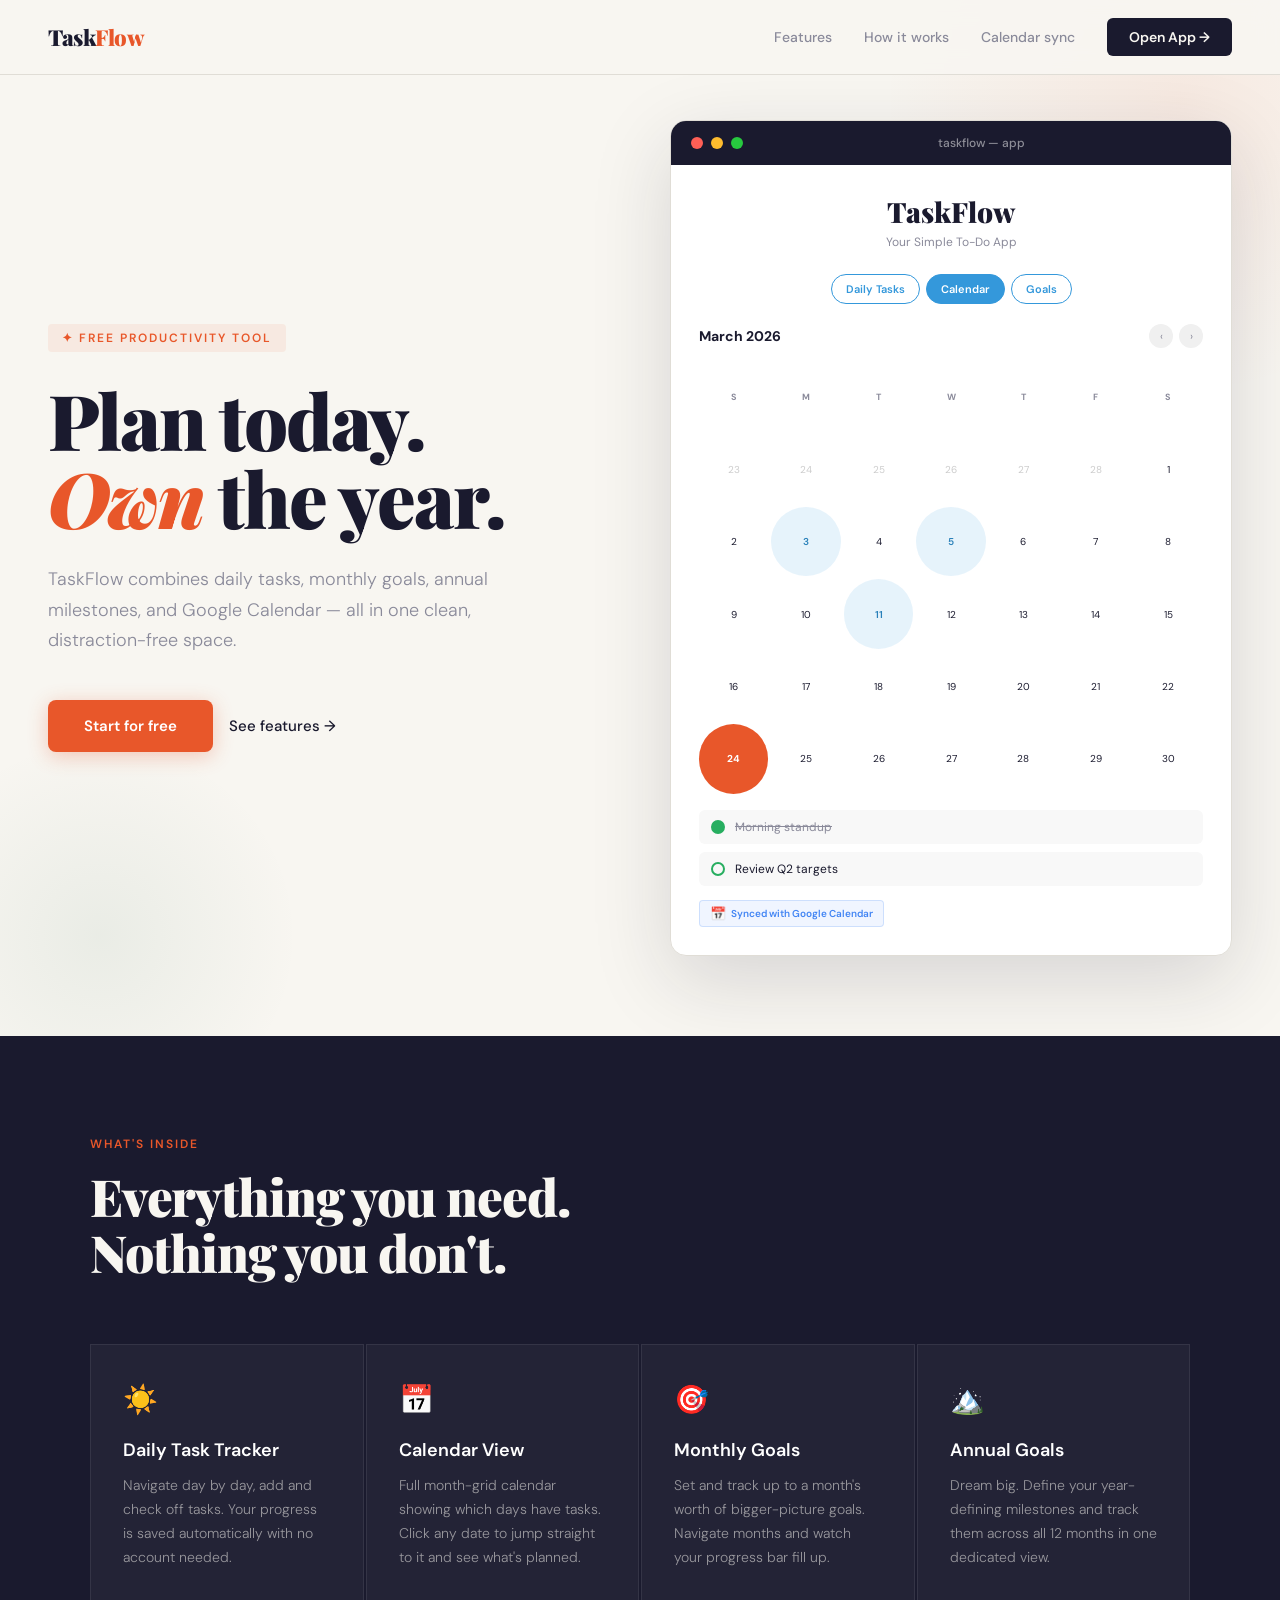
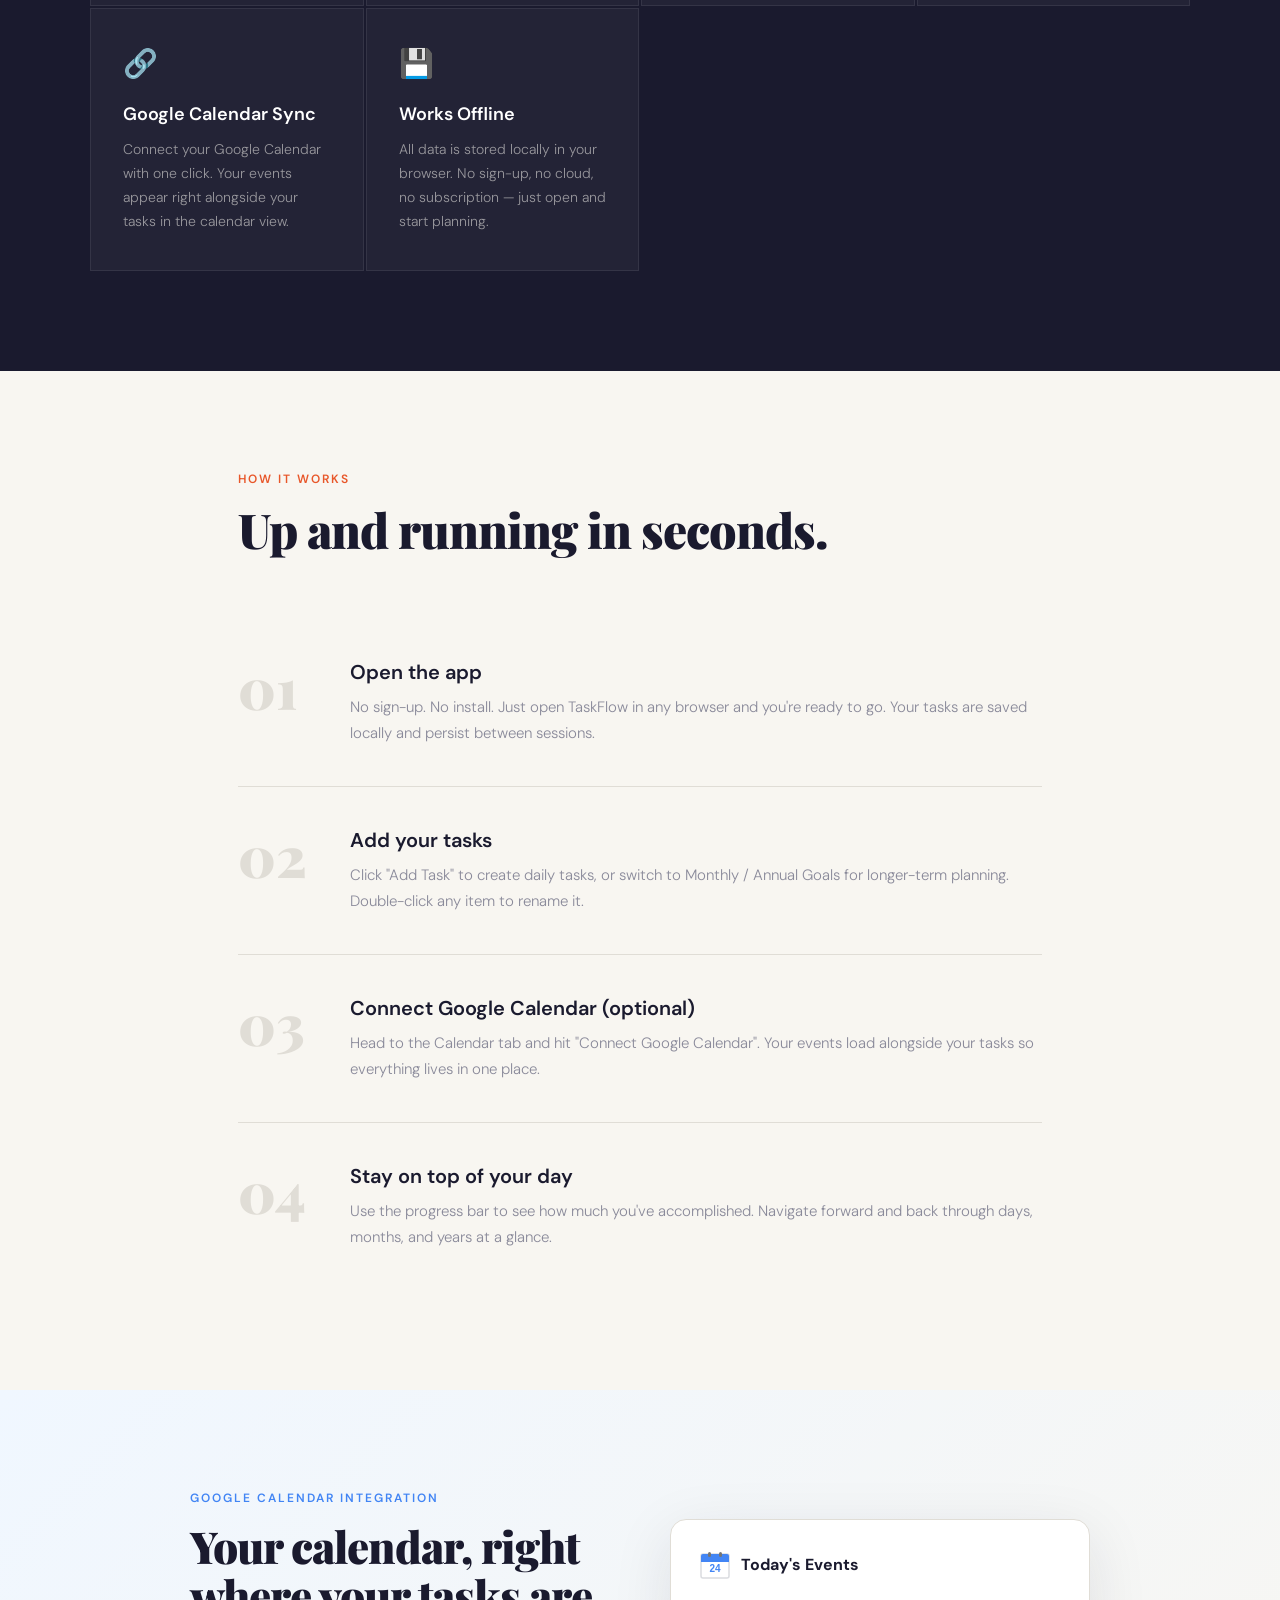
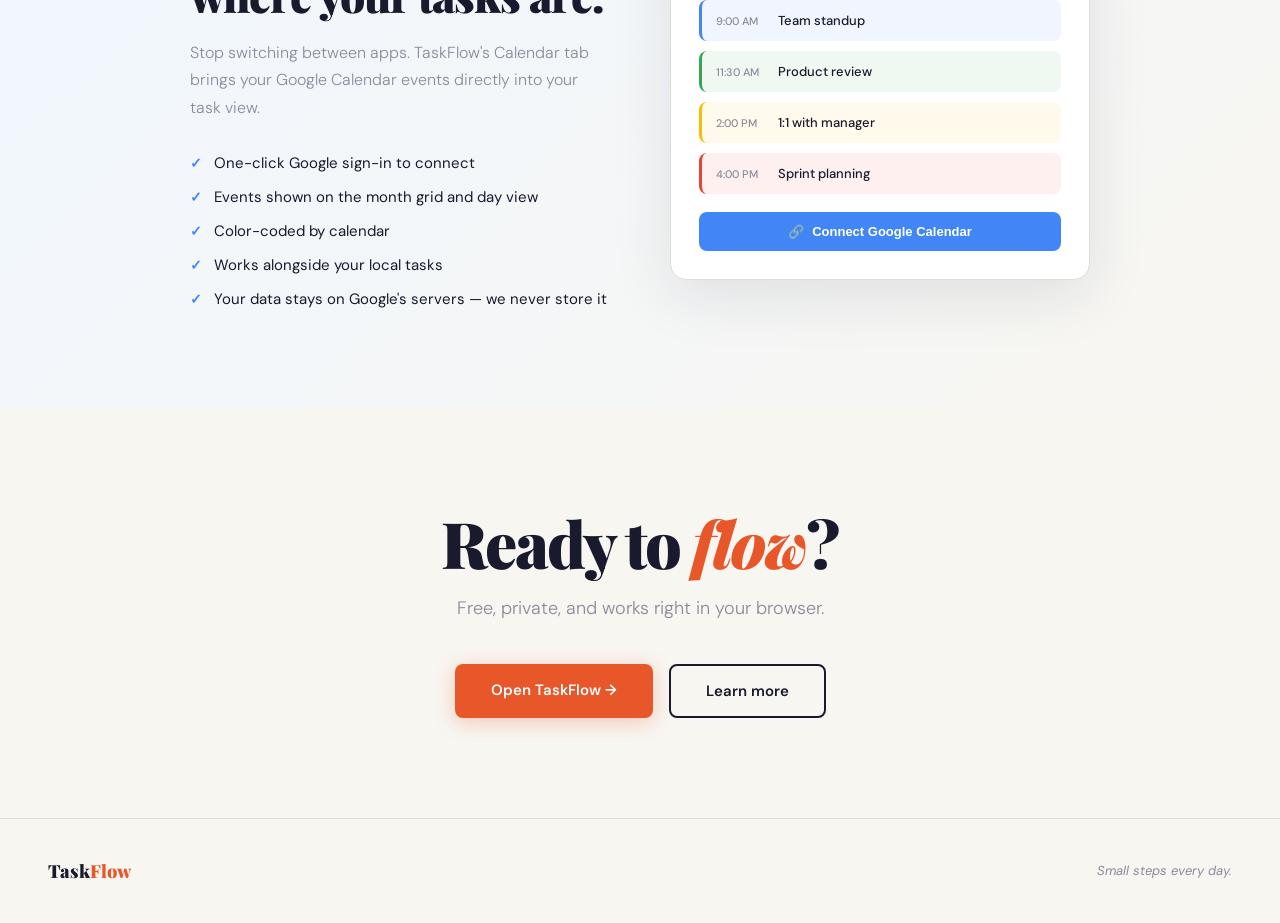
<file: index.html>
<!DOCTYPE html>
<html lang="en">
<head>
  <meta charset="UTF-8">
  <meta name="viewport" content="width=device-width, initial-scale=1.0">
  <title>TaskFlow – Organize Your Day, Own Your Year</title>
  <link rel="preconnect" href="https://fonts.googleapis.com">
  <link href="https://fonts.googleapis.com/css2?family=Playfair+Display:wght@700;900&family=DM+Sans:wght@300;400;500;600&display=swap" rel="stylesheet">
  <style>
    *, *::before, *::after { box-sizing: border-box; margin: 0; padding: 0; }

    :root {
      --ink: #1a1a2e;
      --paper: #f8f6f1;
      --accent: #e8572a;
      --accent2: #2d6a4f;
      --sky: #3a86ff;
      --muted: #8a8a9a;
      --card-bg: #ffffff;
      --border: #e0ddd6;
    }

    html { scroll-behavior: smooth; }

    body {
      font-family: 'DM Sans', sans-serif;
      background: var(--paper);
      color: var(--ink);
      overflow-x: hidden;
    }

    /* ── NAV ── */
    nav {
      position: fixed; top: 0; left: 0; right: 0; z-index: 100;
      display: flex; align-items: center; justify-content: space-between;
      padding: 18px 48px;
      background: rgba(248,246,241,0.92);
      backdrop-filter: blur(12px);
      border-bottom: 1px solid var(--border);
    }
    .nav-logo {
      font-family: 'Playfair Display', serif;
      font-size: 22px; font-weight: 900;
      color: var(--ink); text-decoration: none;
      letter-spacing: -0.5px;
    }
    .nav-logo span { color: var(--accent); }
    .nav-links { display: flex; gap: 32px; align-items: center; }
    .nav-links a {
      font-size: 14px; font-weight: 500;
      color: var(--muted); text-decoration: none;
      transition: color .2s;
    }
    .nav-links a:hover { color: var(--ink); }
    .nav-cta {
      background: var(--ink) !important;
      color: var(--paper) !important;
      padding: 10px 22px;
      border-radius: 6px;
      font-weight: 600 !important;
      transition: background .2s !important;
    }
    .nav-cta:hover { background: var(--accent) !important; color: #fff !important; }

    /* ── HERO ── */
    .hero {
      min-height: 100vh;
      display: grid;
      grid-template-columns: 1fr 1fr;
      align-items: center;
      padding: 120px 48px 80px;
      gap: 60px;
      position: relative;
      overflow: hidden;
    }
    .hero::before {
      content: '';
      position: absolute;
      top: -200px; right: -200px;
      width: 600px; height: 600px;
      border-radius: 50%;
      background: radial-gradient(circle, rgba(232,87,42,0.08) 0%, transparent 70%);
      pointer-events: none;
    }
    .hero::after {
      content: '';
      position: absolute;
      bottom: -100px; left: -100px;
      width: 400px; height: 400px;
      border-radius: 50%;
      background: radial-gradient(circle, rgba(45,106,79,0.07) 0%, transparent 70%);
      pointer-events: none;
    }

    .hero-text { position: relative; z-index: 1; }
    .hero-eyebrow {
      display: inline-block;
      font-size: 12px; font-weight: 600;
      letter-spacing: 2px; text-transform: uppercase;
      color: var(--accent);
      background: rgba(232,87,42,0.08);
      padding: 6px 14px; border-radius: 4px;
      margin-bottom: 28px;
    }
    .hero-title {
      font-family: 'Playfair Display', serif;
      font-size: clamp(48px, 6vw, 80px);
      font-weight: 900;
      line-height: 1.02;
      letter-spacing: -2px;
      color: var(--ink);
      margin-bottom: 28px;
    }
    .hero-title em {
      font-style: italic;
      color: var(--accent);
    }
    .hero-subtitle {
      font-size: 18px; font-weight: 300; line-height: 1.7;
      color: var(--muted);
      max-width: 440px;
      margin-bottom: 44px;
    }
    .hero-actions { display: flex; gap: 16px; align-items: center; flex-wrap: wrap; }
    .btn-primary {
      display: inline-block;
      background: var(--accent);
      color: white;
      padding: 16px 36px;
      border-radius: 8px;
      font-size: 15px; font-weight: 600;
      text-decoration: none;
      transition: transform .2s, box-shadow .2s;
      box-shadow: 0 4px 20px rgba(232,87,42,0.3);
    }
    .btn-primary:hover { transform: translateY(-2px); box-shadow: 0 8px 30px rgba(232,87,42,0.4); }
    .btn-secondary {
      display: inline-flex; align-items: center; gap: 8px;
      color: var(--ink); font-size: 15px; font-weight: 500;
      text-decoration: none;
      transition: gap .2s;
    }
    .btn-secondary:hover { gap: 12px; }

    /* App Preview */
    .hero-preview {
      position: relative; z-index: 1;
      animation: floatUp .8s ease-out both;
    }
    @keyframes floatUp {
      from { opacity: 0; transform: translateY(30px); }
      to   { opacity: 1; transform: translateY(0); }
    }
    .preview-card {
      background: white;
      border-radius: 16px;
      box-shadow: 0 24px 80px rgba(26,26,46,0.15);
      overflow: hidden;
      border: 1px solid var(--border);
    }
    .preview-bar {
      background: var(--ink);
      padding: 14px 20px;
      display: flex; gap: 8px; align-items: center;
    }
    .preview-dot {
      width: 12px; height: 12px; border-radius: 50%;
    }
    .preview-dot:nth-child(1) { background: #ff5f56; }
    .preview-dot:nth-child(2) { background: #febc2e; }
    .preview-dot:nth-child(3) { background: #27c93f; }
    .preview-bar-title {
      flex: 1; text-align: center;
      font-size: 12px; color: rgba(255,255,255,0.5);
      font-weight: 500;
    }
    .preview-body { padding: 28px; }
    .preview-header-area { text-align: center; margin-bottom: 24px; }
    .preview-app-title {
      font-family: 'Playfair Display', serif;
      font-size: 28px; font-weight: 900; color: var(--ink);
    }
    .preview-app-sub { font-size: 12px; color: var(--muted); margin-top: 4px; }
    .preview-tabs {
      display: flex; gap: 6px; justify-content: center;
      margin-bottom: 20px;
    }
    .preview-tab {
      padding: 7px 14px; border-radius: 20px;
      font-size: 11px; font-weight: 600;
      border: 1.5px solid #3498db;
      color: #3498db; background: transparent;
    }
    .preview-tab.active { background: #3498db; color: white; }
    .preview-cal-header {
      display: flex; justify-content: space-between; align-items: center;
      margin-bottom: 14px;
    }
    .preview-cal-title { font-size: 14px; font-weight: 700; color: var(--ink); }
    .preview-cal-nav { display: flex; gap: 6px; }
    .preview-cal-nav span {
      width: 24px; height: 24px; border-radius: 50%;
      background: #f0f0f0; display: flex; align-items: center; justify-content: center;
      font-size: 11px; color: var(--muted); cursor: pointer;
    }
    .preview-cal-grid {
      display: grid; grid-template-columns: repeat(7, 1fr);
      gap: 3px; margin-bottom: 16px;
    }
    .pcg-day {
      aspect-ratio: 1;
      display: flex; align-items: center; justify-content: center;
      font-size: 10px; border-radius: 50%;
    }
    .pcg-day.head { font-weight: 700; color: var(--muted); font-size: 9px; }
    .pcg-day.today { background: var(--accent); color: white; font-weight: 700; }
    .pcg-day.has-task { background: rgba(52,152,219,0.12); color: #2980b9; font-weight: 600; }
    .pcg-day.other { color: #ccc; }
    .preview-tasks { display: flex; flex-direction: column; gap: 8px; }
    .preview-task {
      display: flex; align-items: center; gap: 10px;
      padding: 9px 12px; background: #f8f8f8; border-radius: 6px;
    }
    .preview-task-dot {
      width: 14px; height: 14px; border-radius: 50%;
      border: 2px solid #27ae60; flex-shrink: 0;
    }
    .preview-task-dot.done { background: #27ae60; }
    .preview-task-text { font-size: 12px; color: var(--ink); flex: 1; }
    .preview-task-text.done { text-decoration: line-through; color: var(--muted); }
    .preview-gcal-badge {
      display: inline-flex; align-items: center; gap: 5px;
      background: rgba(66,133,244,0.08);
      color: #4285f4;
      font-size: 10px; font-weight: 600;
      padding: 4px 10px; border-radius: 4px;
      margin-top: 14px;
      border: 1px solid rgba(66,133,244,0.2);
    }
    .gcal-icon { font-size: 13px; }

    /* ── FEATURES ── */
    .features {
      padding: 100px 48px;
      background: var(--ink);
      color: var(--paper);
    }
    .features-label {
      font-size: 12px; font-weight: 600;
      letter-spacing: 2px; text-transform: uppercase;
      color: var(--accent); margin-bottom: 16px;
    }
    .features-title {
      font-family: 'Playfair Display', serif;
      font-size: clamp(32px, 4vw, 52px);
      font-weight: 900; line-height: 1.1;
      letter-spacing: -1px;
      margin-bottom: 64px;
      max-width: 500px;
    }
    .features-grid {
      display: grid;
      grid-template-columns: repeat(auto-fit, minmax(260px, 1fr));
      gap: 2px;
    }
    .feature-card {
      background: rgba(255,255,255,0.04);
      padding: 36px 32px;
      border: 1px solid rgba(255,255,255,0.08);
      transition: background .2s;
      position: relative; overflow: hidden;
    }
    .feature-card::before {
      content: '';
      position: absolute; top: 0; left: 0; right: 0;
      height: 2px;
      background: transparent;
      transition: background .3s;
    }
    .feature-card:hover { background: rgba(255,255,255,0.07); }
    .feature-card:hover::before { background: var(--accent); }
    .feature-icon {
      font-size: 28px; margin-bottom: 20px;
      display: block;
    }
    .feature-name {
      font-size: 18px; font-weight: 600;
      margin-bottom: 12px;
      color: white;
    }
    .feature-desc {
      font-size: 14px; line-height: 1.7;
      color: rgba(248,246,241,0.55);
      font-weight: 300;
    }

    /* ── HOW IT WORKS ── */
    .how {
      padding: 100px 48px;
      max-width: 900px; margin: 0 auto;
    }
    .how-label {
      font-size: 12px; font-weight: 600;
      letter-spacing: 2px; text-transform: uppercase;
      color: var(--accent); margin-bottom: 16px;
    }
    .how-title {
      font-family: 'Playfair Display', serif;
      font-size: clamp(32px, 4vw, 48px);
      font-weight: 900; line-height: 1.1;
      letter-spacing: -1px;
      margin-bottom: 64px;
    }
    .how-steps { display: flex; flex-direction: column; gap: 0; }
    .how-step {
      display: grid; grid-template-columns: 80px 1fr;
      gap: 32px; padding: 40px 0;
      border-bottom: 1px solid var(--border);
      align-items: start;
    }
    .how-step:last-child { border-bottom: none; }
    .step-num {
      font-family: 'Playfair Display', serif;
      font-size: 56px; font-weight: 900;
      color: var(--border); line-height: 1;
      transition: color .3s;
    }
    .how-step:hover .step-num { color: var(--accent); }
    .step-title { font-size: 20px; font-weight: 600; margin-bottom: 10px; }
    .step-desc { font-size: 15px; line-height: 1.7; color: var(--muted); font-weight: 300; }

    /* ── GCAL SECTION ── */
    .gcal-section {
      padding: 100px 48px;
      background: linear-gradient(135deg, #f0f7ff 0%, #f8f6f1 100%);
    }
    .gcal-inner {
      max-width: 900px; margin: 0 auto;
      display: grid; grid-template-columns: 1fr 1fr;
      gap: 60px; align-items: center;
    }
    .gcal-label {
      font-size: 12px; font-weight: 600;
      letter-spacing: 2px; text-transform: uppercase;
      color: #4285f4; margin-bottom: 16px;
    }
    .gcal-title {
      font-family: 'Playfair Display', serif;
      font-size: clamp(28px, 3.5vw, 44px);
      font-weight: 900; line-height: 1.1;
      letter-spacing: -1px;
      margin-bottom: 20px;
    }
    .gcal-desc { font-size: 16px; line-height: 1.7; color: var(--muted); font-weight: 300; margin-bottom: 32px; }
    .gcal-bullets { display: flex; flex-direction: column; gap: 14px; }
    .gcal-bullet { display: flex; align-items: center; gap: 12px; font-size: 15px; font-weight: 400; }
    .gcal-bullet::before { content: '✓'; color: #4285f4; font-weight: 700; font-size: 14px; }

    .gcal-visual {
      background: white;
      border-radius: 16px;
      padding: 28px;
      box-shadow: 0 16px 60px rgba(26,26,46,0.1);
      border: 1px solid var(--border);
    }
    .gcal-visual-header {
      display: flex; align-items: center; gap: 10px;
      margin-bottom: 20px;
    }
    .gcal-logo { width: 32px; height: 32px; }
    .gcal-visual-title { font-weight: 700; font-size: 16px; color: var(--ink); }
    .gcal-event-list { display: flex; flex-direction: column; gap: 10px; }
    .gcal-event {
      display: flex; align-items: center; gap: 12px;
      padding: 12px 14px;
      border-radius: 8px;
      border-left: 3px solid;
    }
    .gcal-event.blue { background: rgba(66,133,244,0.08); border-color: #4285f4; }
    .gcal-event.green { background: rgba(52,168,83,0.08); border-color: #34a853; }
    .gcal-event.red { background: rgba(234,67,53,0.08); border-color: #ea4335; }
    .gcal-event.yellow { background: rgba(251,188,4,0.08); border-color: #fbbc04; }
    .gcal-event-time { font-size: 11px; color: var(--muted); font-weight: 500; min-width: 50px; }
    .gcal-event-name { font-size: 13px; font-weight: 500; color: var(--ink); flex: 1; }
    .gcal-sync-btn {
      display: flex; align-items: center; justify-content: center; gap: 8px;
      width: 100%; margin-top: 18px;
      padding: 12px;
      background: #4285f4;
      color: white; border-radius: 8px;
      font-size: 13px; font-weight: 600;
      cursor: pointer; border: none;
      transition: background .2s;
    }
    .gcal-sync-btn:hover { background: #3367d6; }

    /* ── CTA ── */
    .cta-section {
      padding: 100px 48px;
      text-align: center;
      background: var(--paper);
    }
    .cta-title {
      font-family: 'Playfair Display', serif;
      font-size: clamp(36px, 5vw, 64px);
      font-weight: 900; letter-spacing: -2px;
      line-height: 1.05;
      margin-bottom: 20px;
    }
    .cta-title em { font-style: italic; color: var(--accent); }
    .cta-sub { font-size: 18px; color: var(--muted); font-weight: 300; margin-bottom: 44px; }
    .cta-actions { display: flex; gap: 16px; justify-content: center; flex-wrap: wrap; }
    .btn-outline {
      display: inline-block;
      border: 2px solid var(--ink);
      color: var(--ink); padding: 15px 35px;
      border-radius: 8px;
      font-size: 15px; font-weight: 600;
      text-decoration: none;
      transition: all .2s;
    }
    .btn-outline:hover { background: var(--ink); color: white; }

    /* ── FOOTER ── */
    footer {
      padding: 40px 48px;
      border-top: 1px solid var(--border);
      display: flex; align-items: center; justify-content: space-between;
      flex-wrap: wrap; gap: 16px;
    }
    .footer-logo {
      font-family: 'Playfair Display', serif;
      font-size: 18px; font-weight: 900; color: var(--ink);
      text-decoration: none;
    }
    .footer-logo span { color: var(--accent); }
    .footer-note { font-size: 13px; color: var(--muted); font-style: italic; }

    /* ── RESPONSIVE ── */
    @media (max-width: 800px) {
      nav { padding: 16px 24px; }
      .nav-links { display: none; }
      .hero { grid-template-columns: 1fr; padding: 100px 24px 60px; gap: 40px; }
      .features { padding: 70px 24px; }
      .how { padding: 70px 24px; }
      .gcal-section { padding: 70px 24px; }
      .gcal-inner { grid-template-columns: 1fr; gap: 40px; }
      .cta-section { padding: 70px 24px; }
      footer { padding: 30px 24px; }
    }

    /* Entrance animations */
    @keyframes fadeUp {
      from { opacity: 0; transform: translateY(24px); }
      to   { opacity: 1; transform: translateY(0); }
    }
    .hero-eyebrow { animation: fadeUp .5s ease both; }
    .hero-title { animation: fadeUp .6s .1s ease both; }
    .hero-subtitle { animation: fadeUp .6s .2s ease both; }
    .hero-actions { animation: fadeUp .6s .3s ease both; }
    .hero-preview { animation: fadeUp .7s .4s ease both; }
  </style>
</head>
<body>

  <nav>
    <a href="index.html" class="nav-logo">Task<span>Flow</span></a>
    <div class="nav-links">
      <a href="#features">Features</a>
      <a href="#how">How it works</a>
      <a href="#calendar">Calendar sync</a>
      <a href="To_Do.html" class="nav-cta">Open App →</a>
    </div>
  </nav>

  <!-- HERO -->
  <section class="hero">
    <div class="hero-text">
      <div class="hero-eyebrow">✦ Free productivity tool</div>
      <h1 class="hero-title">
        Plan today.<br>
        <em>Own</em> the year.
      </h1>
      <p class="hero-subtitle">
        TaskFlow combines daily tasks, monthly goals, annual milestones, and Google Calendar — all in one clean, distraction-free space.
      </p>
      <div class="hero-actions">
        <a href="To_Do.html" class="btn-primary">Start for free</a>
        <a href="#features" class="btn-secondary">See features →</a>
      </div>
    </div>

    <div class="hero-preview">
      <div class="preview-card">
        <div class="preview-bar">
          <div class="preview-dot"></div>
          <div class="preview-dot"></div>
          <div class="preview-dot"></div>
          <div class="preview-bar-title">taskflow — app</div>
        </div>
        <div class="preview-body">
          <div class="preview-header-area">
            <div class="preview-app-title">TaskFlow</div>
            <div class="preview-app-sub">Your Simple To-Do App</div>
          </div>
          <div class="preview-tabs">
            <div class="preview-tab">Daily Tasks</div>
            <div class="preview-tab active">Calendar</div>
            <div class="preview-tab">Goals</div>
          </div>
          <div class="preview-cal-header">
            <div class="preview-cal-title">March 2026</div>
            <div class="preview-cal-nav">
              <span>‹</span><span>›</span>
            </div>
          </div>
          <div class="preview-cal-grid">
            <div class="pcg-day head">S</div><div class="pcg-day head">M</div><div class="pcg-day head">T</div><div class="pcg-day head">W</div><div class="pcg-day head">T</div><div class="pcg-day head">F</div><div class="pcg-day head">S</div>
            <div class="pcg-day other">23</div><div class="pcg-day other">24</div><div class="pcg-day other">25</div><div class="pcg-day other">26</div><div class="pcg-day other">27</div><div class="pcg-day other">28</div><div class="pcg-day">1</div>
            <div class="pcg-day">2</div><div class="pcg-day has-task">3</div><div class="pcg-day">4</div><div class="pcg-day has-task">5</div><div class="pcg-day">6</div><div class="pcg-day">7</div><div class="pcg-day">8</div>
            <div class="pcg-day">9</div><div class="pcg-day">10</div><div class="pcg-day has-task">11</div><div class="pcg-day">12</div><div class="pcg-day">13</div><div class="pcg-day">14</div><div class="pcg-day">15</div>
            <div class="pcg-day">16</div><div class="pcg-day">17</div><div class="pcg-day">18</div><div class="pcg-day">19</div><div class="pcg-day">20</div><div class="pcg-day">21</div><div class="pcg-day">22</div>
            <div class="pcg-day today">24</div><div class="pcg-day">25</div><div class="pcg-day">26</div><div class="pcg-day">27</div><div class="pcg-day">28</div><div class="pcg-day">29</div><div class="pcg-day">30</div>
          </div>
          <div class="preview-tasks">
            <div class="preview-task">
              <div class="preview-task-dot done"></div>
              <div class="preview-task-text done">Morning standup</div>
            </div>
            <div class="preview-task">
              <div class="preview-task-dot"></div>
              <div class="preview-task-text">Review Q2 targets</div>
            </div>
          </div>
          <div class="preview-gcal-badge">
            <span class="gcal-icon">📅</span> Synced with Google Calendar
          </div>
        </div>
      </div>
    </div>
  </section>

  <!-- FEATURES -->
  <section class="features" id="features">
    <div style="max-width:1100px;margin:0 auto;">
      <div class="features-label">What's inside</div>
      <h2 class="features-title">Everything you need. Nothing you don't.</h2>
      <div class="features-grid">
        <div class="feature-card">
          <span class="feature-icon">☀️</span>
          <div class="feature-name">Daily Task Tracker</div>
          <div class="feature-desc">Navigate day by day, add and check off tasks. Your progress is saved automatically with no account needed.</div>
        </div>
        <div class="feature-card">
          <span class="feature-icon">📅</span>
          <div class="feature-name">Calendar View</div>
          <div class="feature-desc">Full month-grid calendar showing which days have tasks. Click any date to jump straight to it and see what's planned.</div>
        </div>
        <div class="feature-card">
          <span class="feature-icon">🎯</span>
          <div class="feature-name">Monthly Goals</div>
          <div class="feature-desc">Set and track up to a month's worth of bigger-picture goals. Navigate months and watch your progress bar fill up.</div>
        </div>
        <div class="feature-card">
          <span class="feature-icon">🏔️</span>
          <div class="feature-name">Annual Goals</div>
          <div class="feature-desc">Dream big. Define your year-defining milestones and track them across all 12 months in one dedicated view.</div>
        </div>
        <div class="feature-card">
          <span class="feature-icon">🔗</span>
          <div class="feature-name">Google Calendar Sync</div>
          <div class="feature-desc">Connect your Google Calendar with one click. Your events appear right alongside your tasks in the calendar view.</div>
        </div>
        <div class="feature-card">
          <span class="feature-icon">💾</span>
          <div class="feature-name">Works Offline</div>
          <div class="feature-desc">All data is stored locally in your browser. No sign-up, no cloud, no subscription — just open and start planning.</div>
        </div>
      </div>
    </div>
  </section>

  <!-- HOW IT WORKS -->
  <section class="how" id="how">
    <div class="how-label">How it works</div>
    <h2 class="how-title">Up and running in seconds.</h2>
    <div class="how-steps">
      <div class="how-step">
        <div class="step-num">01</div>
        <div class="step-content">
          <div class="step-title">Open the app</div>
          <div class="step-desc">No sign-up. No install. Just open TaskFlow in any browser and you're ready to go. Your tasks are saved locally and persist between sessions.</div>
        </div>
      </div>
      <div class="how-step">
        <div class="step-num">02</div>
        <div class="step-content">
          <div class="step-title">Add your tasks</div>
          <div class="step-desc">Click "Add Task" to create daily tasks, or switch to Monthly / Annual Goals for longer-term planning. Double-click any item to rename it.</div>
        </div>
      </div>
      <div class="how-step">
        <div class="step-num">03</div>
        <div class="step-content">
          <div class="step-title">Connect Google Calendar (optional)</div>
          <div class="step-desc">Head to the Calendar tab and hit "Connect Google Calendar". Your events load alongside your tasks so everything lives in one place.</div>
        </div>
      </div>
      <div class="how-step">
        <div class="step-num">04</div>
        <div class="step-content">
          <div class="step-title">Stay on top of your day</div>
          <div class="step-desc">Use the progress bar to see how much you've accomplished. Navigate forward and back through days, months, and years at a glance.</div>
        </div>
      </div>
    </div>
  </section>

  <!-- GOOGLE CALENDAR SECTION -->
  <section class="gcal-section" id="calendar">
    <div class="gcal-inner">
      <div>
        <div class="gcal-label">Google Calendar integration</div>
        <h2 class="gcal-title">Your calendar, right where your tasks are.</h2>
        <p class="gcal-desc">Stop switching between apps. TaskFlow's Calendar tab brings your Google Calendar events directly into your task view.</p>
        <div class="gcal-bullets">
          <div class="gcal-bullet">One-click Google sign-in to connect</div>
          <div class="gcal-bullet">Events shown on the month grid and day view</div>
          <div class="gcal-bullet">Color-coded by calendar</div>
          <div class="gcal-bullet">Works alongside your local tasks</div>
          <div class="gcal-bullet">Your data stays on Google's servers — we never store it</div>
        </div>
      </div>
      <div class="gcal-visual">
        <div class="gcal-visual-header">
          <svg class="gcal-logo" viewBox="0 0 32 32" fill="none" xmlns="http://www.w3.org/2000/svg">
            <rect width="32" height="32" rx="4" fill="white"/>
            <rect x="2" y="6" width="28" height="24" rx="2" fill="white" stroke="#dadce0" stroke-width="1.5"/>
            <rect x="2" y="6" width="28" height="8" fill="#4285f4" rx="2"/>
            <rect x="2" y="10" width="28" height="4" fill="#4285f4"/>
            <text x="16" y="24" text-anchor="middle" font-size="10" font-weight="700" fill="#4285f4" font-family="sans-serif">24</text>
            <rect x="9" y="4" width="3" height="5" rx="1.5" fill="#757575"/>
            <rect x="20" y="4" width="3" height="5" rx="1.5" fill="#757575"/>
          </svg>
          <div class="gcal-visual-title">Today's Events</div>
        </div>
        <div class="gcal-event-list">
          <div class="gcal-event blue">
            <div class="gcal-event-time">9:00 AM</div>
            <div class="gcal-event-name">Team standup</div>
          </div>
          <div class="gcal-event green">
            <div class="gcal-event-time">11:30 AM</div>
            <div class="gcal-event-name">Product review</div>
          </div>
          <div class="gcal-event yellow">
            <div class="gcal-event-time">2:00 PM</div>
            <div class="gcal-event-name">1:1 with manager</div>
          </div>
          <div class="gcal-event red">
            <div class="gcal-event-time">4:00 PM</div>
            <div class="gcal-event-name">Sprint planning</div>
          </div>
        </div>
        <button class="gcal-sync-btn">
          <span>🔗</span> Connect Google Calendar
        </button>
      </div>
    </div>
  </section>

  <!-- CTA -->
  <section class="cta-section">
    <h2 class="cta-title">Ready to <em>flow</em>?</h2>
    <p class="cta-sub">Free, private, and works right in your browser.</p>
    <div class="cta-actions">
      <a href="To_Do.html" class="btn-primary">Open TaskFlow →</a>
      <a href="#features" class="btn-outline">Learn more</a>
    </div>
  </section>

  <footer>
    <a href="index.html" class="footer-logo">Task<span>Flow</span></a>
    <div class="footer-note">Small steps every day.</div>
  </footer>

</body>
</html>
</file>
